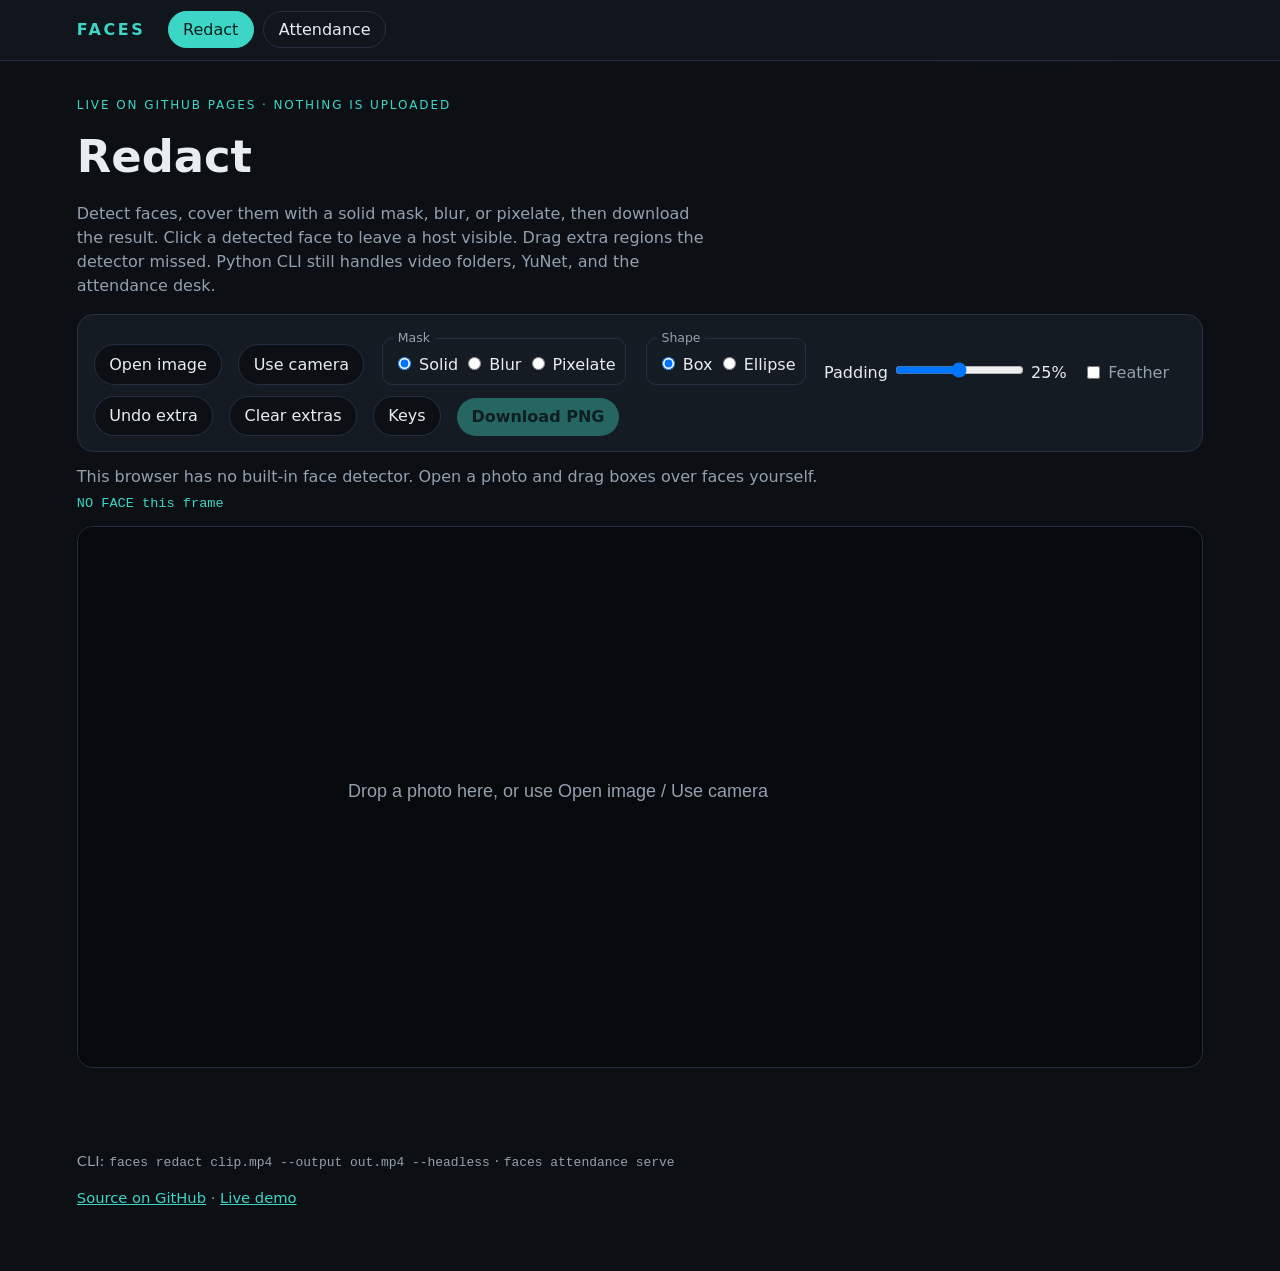
<file: web/index.html>
<!DOCTYPE html>
<html lang="en">
<head>
  <meta charset="utf-8"/>
  <meta name="viewport" content="width=device-width, initial-scale=1"/>
  <title>Faces — redact and take attendance</title>
  <meta name="description" content="Detect and redact faces in this tab, or open the attendance desk. Nothing is uploaded."/>
  <meta name="theme-color" content="#0c1014"/>
  <meta property="og:title" content="Faces"/>
  <meta property="og:description" content="Privacy redaction plus local attendance. Detect, cover, enroll, mark present."/>
  <meta property="og:url" content="https://sebby1770.github.io/face-detection-app/"/>
  <link rel="icon" href="data:image/svg+xml,%3Csvg xmlns='http://www.w3.org/2000/svg' viewBox='0 0 32 32'%3E%3Crect width='32' height='32' rx='8' fill='%230c1014'/%3E%3Crect x='8' y='11' width='16' height='10' rx='5' fill='%233dd6c6'/%3E%3C/svg%3E"/>
  <link rel="stylesheet" href="styles.css"/>
</head>
<body>
  <a class="skip" href="#stage">Skip to redactor</a>
  <nav class="faces-nav" aria-label="Mode">
    <strong>Faces</strong>
    <button type="button" id="nav-redact" class="active">Redact</button>
    <button type="button" id="nav-attendance">Attendance</button>
  </nav>
  <div id="help" class="help" hidden>
    <article>
      <h2>Keys</h2>
      <p><kbd>s</kbd> solid · <kbd>b</kbd> blur · <kbd>p</kbd> pixelate</p>
      <p><kbd>e</kbd> box/ellipse · <kbd>f</kbd> feather · <kbd>z</kbd> undo extra box</p>
      <p>Click a detected face to keep it visible. Drag to cover a missed region.</p>
      <button type="button" id="help-close">Got it</button>
    </article>
  </div>

  <div id="view-redact">
  <header>
    <p class="kicker">Live on GitHub Pages · nothing is uploaded</p>
    <h1>Redact</h1>
    <p class="lede">
      Detect faces, cover them with a solid mask, blur, or pixelate, then download the result.
      Click a detected face to leave a host visible. Drag extra regions the detector missed.
      Python CLI still handles video folders, YuNet, and the attendance desk.
    </p>
  </header>

  <main>
    <section class="toolbar" aria-label="Redaction controls">
      <label class="file">
        Open image
        <input id="file" type="file" accept="image/*"/>
      </label>
      <button type="button" id="camera">Use camera</button>
      <button type="button" id="snap" hidden>Capture frame</button>
      <button type="button" id="stop" hidden>Stop camera</button>
      <fieldset>
        <legend>Mask</legend>
        <label><input type="radio" name="mode" value="solid" checked/> Solid</label>
        <label><input type="radio" name="mode" value="blur"/> Blur</label>
        <label><input type="radio" name="mode" value="pixelate"/> Pixelate</label>
      </fieldset>
      <fieldset>
        <legend>Shape</legend>
        <label><input type="radio" name="shape" value="box" checked/> Box</label>
        <label><input type="radio" name="shape" value="ellipse"/> Ellipse</label>
      </fieldset>
      <label>Padding
        <input id="padding" type="range" min="0" max="50" value="25"/>
        <span id="padding-label">25%</span>
      </label>
      <label class="check"><input id="feather" type="checkbox"/> Feather</label>
      <button type="button" id="undo">Undo extra</button>
      <button type="button" id="clear">Clear extras</button>
      <button type="button" id="help-open">Keys</button>
      <button type="button" id="download" class="primary" disabled>Download PNG</button>
    </section>

    <p class="status" id="status" role="status">Open a photo, drop one onto the stage, or start the camera. Click a face to keep it visible.</p>
    <p class="hud" id="hud" aria-live="polite">NO FACE this frame</p>

    <div id="stage" class="stage">
      <video id="video" autoplay playsinline muted hidden></video>
      <canvas id="canvas" width="960" height="540" aria-label="Redacted preview"></canvas>
    </div>
  </main>

  <footer>
    <p>CLI: <code>faces redact clip.mp4 --output out.mp4 --headless</code> · <code>faces attendance serve</code></p>
    <p>
      <a href="https://github.com/Sebby1770/face-detection-app">Source on GitHub</a>
      ·
      <a href="https://sebby1770.github.io/face-detection-app/">Live demo</a>
    </p>
  </footer>
  </div>

  <div id="view-attendance" hidden>
    <iframe src="./attendance.html" title="Attendance desk"></iframe>
  </div>
  <script src="app.js"></script>
  <script src="shell.js"></script>
</body>
</html>
</file>
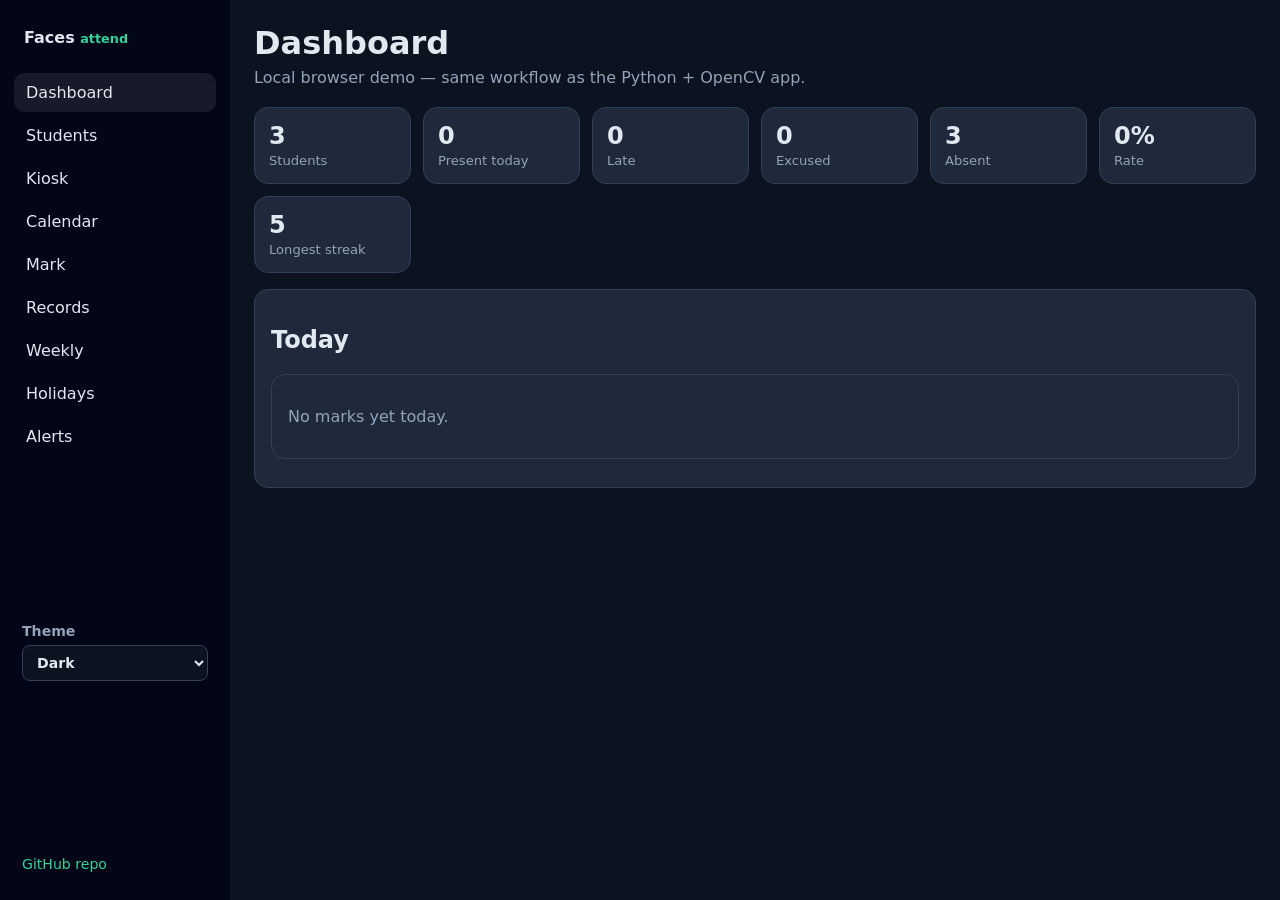
<file: web/attendance.html>
<!doctype html>
<html lang="en">
  <head>
    <meta charset="utf-8">
    <meta name="viewport" content="width=device-width, initial-scale=1">
    <title>Faces — Attendance</title>
    <meta name="description" content="Local attendance dashboard: roster, kiosk, calendar, streaks. Pair with faces attendance serve.">
    <link rel="stylesheet" href="./attendance.css">
  </head>
  <body>
    <aside class="sidebar">
      <div class="brand">Faces <span>attend</span></div>
      <nav>
        <button data-view="dash" class="active">Dashboard</button>
        <button data-view="students">Students</button>
        <button data-view="kiosk">Kiosk</button>
        <button data-view="calendar">Calendar</button>
        <button data-view="mark">Mark</button>
        <button data-view="records">Records</button>
        <button data-view="weekly">Weekly</button>
        <button data-view="holidays">Holidays</button>
        <button data-view="alerts">Alerts</button>
      </nav>
      <label class="theme">Theme
        <select id="theme">
          <option value="dark">Dark</option>
          <option value="light">Light</option>
        </select>
      </label>
      <a class="gh" href="https://github.com/Sebby1770/face-detection-app">GitHub repo</a>
    </aside>
    <main>
      <header class="top">
        <h1 id="title">Dashboard</h1>
        <p id="subtitle">Local browser demo — same workflow as the Python + OpenCV app.</p>
      </header>

      <section id="view-dash" class="view">
        <div class="kpis" id="kpis"></div>
        <div class="card">
          <h2>Today</h2>
          <div id="today-table"></div>
        </div>
      </section>

      <section id="view-students" class="view" hidden>
        <form id="form-student" class="card grid">
          <h2>Add student</h2>
          <label>Roll <input name="roll" required></label>
          <label>Name <input name="name" required></label>
          <label>Section <input name="section" placeholder="A"></label>
          <label>Email <input name="email" type="email"></label>
          <button class="btn" type="submit">Add</button>
        </form>
        <div id="student-cards" class="student-cards"></div>
        <div id="student-table"></div>
      </section>

      <section id="view-kiosk" class="view" hidden>
        <div class="kiosk card">
          <h2>PIN kiosk</h2>
          <p class="hint demo-banner">
            Browser <strong>demo</strong> — PINs live in <code>localStorage</code> only
            (the Python app stores a salted <code>scrypt</code> hash, never the raw PIN).
            Try <strong>R1 / 1234</strong>, <strong>R2 / 2468</strong>, <strong>R3 / 13579</strong>.
          </p>
          <label>Roll number
            <input id="kiosk-roll" inputmode="text" autocomplete="off" placeholder="R1">
          </label>
          <div class="pin-display" id="kiosk-pin-display" aria-live="polite"></div>
          <div class="pin-pad" id="pin-pad">
            <button type="button" data-key="1">1</button>
            <button type="button" data-key="2">2</button>
            <button type="button" data-key="3">3</button>
            <button type="button" data-key="4">4</button>
            <button type="button" data-key="5">5</button>
            <button type="button" data-key="6">6</button>
            <button type="button" data-key="7">7</button>
            <button type="button" data-key="8">8</button>
            <button type="button" data-key="9">9</button>
            <button type="button" data-key="clr">C</button>
            <button type="button" data-key="0">0</button>
            <button type="button" data-key="del">⌫</button>
          </div>
          <label>Note (optional)
            <input id="kiosk-note" autocomplete="off" placeholder="bus late">
          </label>
          <button class="btn mark" id="kiosk-mark" type="button">Mark Present</button>
          <p class="hint" id="kiosk-msg"></p>
        </div>
      </section>

      <section id="view-calendar" class="view" hidden>
        <div class="row">
          <label>From <input id="cal-from" type="date"></label>
          <label>To <input id="cal-to" type="date"></label>
          <button class="btn ghost" id="btn-ics" type="button">Download .ics</button>
        </div>
        <p class="hint">Present green · Late amber · Excused blue · Absent dark · Holiday hatch</p>
        <div id="cal-grid"></div>
      </section>

      <section id="view-mark" class="view" hidden>
        <form id="form-mark" class="card grid">
          <h2>Mark attendance</h2>
          <label>Student
            <select name="roll" id="mark-roll"></select>
          </label>
          <label>Period
            <select name="period">
              <option>Morning</option>
              <option>Afternoon</option>
            </select>
          </label>
          <label>Status
            <select name="status">
              <option value="">Auto (clock)</option>
              <option>Present</option>
              <option>Late</option>
              <option>Excused</option>
            </select>
          </label>
          <label>Date <input name="date" type="date"></label>
          <label>Note <input name="note" placeholder="optional"></label>
          <button class="btn" type="submit">Mark</button>
          <p class="hint" id="mark-msg"></p>
        </form>
        <div class="card">
          <h2>Live camera (optional)</h2>
          <p class="hint">No model in the browser — pick a student, then use the camera as a “I’m here” button.</p>
          <video id="cam" autoplay playsinline muted></video>
          <div class="row">
            <button class="btn ghost" id="btn-cam">Open camera</button>
            <button class="btn" id="btn-cam-mark">Mark selected from camera</button>
          </div>
        </div>
      </section>

      <section id="view-records" class="view" hidden>
        <div class="row">
          <label>Date <input id="rec-date" type="date"></label>
          <button class="btn ghost" id="btn-export">Export JSON</button>
        </div>
        <div id="rec-table"></div>
      </section>

      <section id="view-weekly" class="view" hidden>
        <label>Week start (Monday) <input id="week-start" type="date"></label>
        <div id="week-table"></div>
      </section>

      <section id="view-holidays" class="view" hidden>
        <form id="form-holiday" class="card grid">
          <h2>Add holiday</h2>
          <label>Date <input name="date" type="date" required></label>
          <label>Name <input name="name" value="Holiday"></label>
          <button class="btn" type="submit">Save</button>
        </form>
        <div id="holiday-table"></div>
      </section>

      <section id="view-alerts" class="view" hidden>
        <div class="card">
          <h2>At-risk (&lt; 75%) and consecutive absences</h2>
          <div id="alert-box"></div>
        </div>
      </section>
    </main>
    <script src="./attendance.js"></script>
  </body>
</html>
</file>
<file: web/styles.css>
:root {
  --bg: #0c1014;
  --ink: #e8edf2;
  --muted: #93a0ae;
  --line: #243040;
  --panel: #151b22;
  --accent: #3dd6c6;
  --danger: #e26d5a;
  --sans: "Segoe UI", "Avenir Next", system-ui, sans-serif;
}

* { box-sizing: border-box; }
html, body { margin: 0; min-height: 100%; }
body {
  font-family: var(--sans);
  background: radial-gradient(900px 400px at 80% -10%, rgba(61, 214, 198, 0.12), transparent 50%),
              var(--bg);
  color: var(--ink);
  line-height: 1.5;
}
.faces-nav {
  display: flex;
  align-items: center;
  gap: 0.6rem;
  padding: 0.7rem 6vw;
  border-bottom: 1px solid var(--line);
  background: #10161c;
  position: sticky;
  top: 0;
  z-index: 5;
}
.faces-nav strong {
  letter-spacing: 0.16em;
  text-transform: uppercase;
  color: var(--accent);
  margin-right: 0.8rem;
}
.faces-nav button {
  background: transparent;
  color: var(--ink);
  border: 1px solid var(--line);
  border-radius: 999px;
  padding: 0.35rem 0.9rem;
  cursor: pointer;
}
.faces-nav button.active {
  background: var(--accent);
  color: #08201c;
  border-color: var(--accent);
}
#view-attendance {
  height: calc(100vh - 52px);
}
#view-attendance iframe {
  width: 100%;
  height: 100%;
  border: 0;
  display: block;
  background: #0b1220;
}

.skip {
  position: absolute;
  left: -999px;
}
.skip:focus { left: 12px; top: 12px; background: var(--accent); color: #08201c; padding: 0.4rem 0.6rem; }

header, footer { padding: 2.2rem 6vw 1rem; }
.kicker {
  letter-spacing: 0.16em;
  text-transform: uppercase;
  font-size: 0.75rem;
  color: var(--accent);
  margin: 0 0 0.6rem;
}
h1 { font-size: clamp(1.8rem, 4vw, 2.8rem); margin: 0 0 0.7rem; font-weight: 600; }
.lede { max-width: 62ch; color: var(--muted); margin: 0; }
main { padding: 0 6vw 2rem; }
.toolbar {
  display: flex;
  flex-wrap: wrap;
  gap: 0.7rem 1rem;
  align-items: end;
  background: var(--panel);
  border: 1px solid var(--line);
  border-radius: 16px;
  padding: 0.9rem 1rem;
  margin-bottom: 0.8rem;
}
.toolbar fieldset {
  border: 1px solid var(--line);
  border-radius: 10px;
  padding: 0.3rem 0.6rem 0.45rem;
}
.toolbar legend { color: var(--muted); font-size: 0.78rem; padding: 0 0.3rem; }
button, .file {
  font: inherit;
  border-radius: 999px;
  padding: 0.45rem 0.9rem;
  cursor: pointer;
  border: 1px solid var(--line);
  background: #0c1014;
  color: inherit;
}
.file { display: inline-grid; position: relative; overflow: hidden; }
.file input { position: absolute; inset: 0; opacity: 0; cursor: pointer; }
.primary { background: var(--accent); color: #06241f; border: 0; font-weight: 650; }
.primary:disabled { opacity: 0.4; cursor: not-allowed; }
.check { display: flex; gap: 0.35rem; align-items: center; color: var(--muted); }
.status { color: var(--muted); min-height: 1.4em; margin: 0 0 0.35rem; }
.hud {
  font-family: ui-monospace, SFMono-Regular, Menlo, monospace;
  font-size: 0.85rem;
  color: var(--accent);
  margin: 0 0 0.7rem;
  min-height: 1.2em;
}
.stage {
  background: #070a0d;
  border: 1px solid var(--line);
  border-radius: 16px;
  overflow: auto;
  max-height: 72vh;
  min-height: 240px;
}
.stage.drop-active { outline: 2px dashed var(--accent); outline-offset: 4px; }
canvas { display: block; max-width: 100%; height: auto; cursor: crosshair; touch-action: none; }
footer { color: var(--muted); font-size: 0.92rem; padding-bottom: 3rem; }
footer a { color: var(--accent); }
code { font-size: 0.88em; }
kbd {
  font: inherit;
  font-size: 0.85em;
  border: 1px solid var(--line);
  border-radius: 6px;
  padding: 0.05rem 0.35rem;
  background: #0c1014;
}
.help {
  position: fixed;
  inset: 0;
  background: rgba(6, 10, 14, 0.72);
  display: grid;
  place-items: center;
  z-index: 20;
}
.help[hidden] { display: none; }
.help article {
  background: var(--panel);
  border: 1px solid var(--line);
  border-radius: 16px;
  padding: 1.2rem 1.4rem;
  max-width: 28rem;
}
.help h2 { margin: 0 0 0.6rem; }

@media (max-width: 720px) {
  header, main, footer { padding-left: 1rem; padding-right: 1rem; }
}
</file>
<file: web/attendance.css>
:root {
  --bg: #0b1220;
  --surface: #1e293b;
  --text: #e2e8f0;
  --muted: #94a3b8;
  --border: #334155;
  --sidebar: #020617;
  --primary: #3b82f6;
  --accent: #34d399;
  --danger: #f87171;
  --warn: #fbbf24;
  --heat-empty: #1e293b;
}
:root[data-theme="light"] {
  --bg: #f8fafc;
  --surface: #fff;
  --text: #0f172a;
  --muted: #64748b;
  --border: #e2e8f0;
  --sidebar: #0f172a;
  --primary: #2563eb;
  --accent: #10b981;
  --danger: #ef4444;
  --warn: #f59e0b;
  --heat-empty: #cbd5e1;
}
* { box-sizing: border-box; }
body {
  margin: 0;
  min-height: 100vh;
  display: grid;
  grid-template-columns: 230px 1fr;
  background: var(--bg);
  color: var(--text);
  font-family: "Segoe UI", Inter, system-ui, sans-serif;
}
.sidebar {
  background: var(--sidebar);
  color: #e2e8f0;
  padding: 20px 14px;
  display: flex;
  flex-direction: column;
  gap: 8px;
}
.brand { font-weight: 800; padding: 8px 10px 18px; }
.brand span { color: var(--accent); font-size: 0.8rem; }
.sidebar nav { display: grid; gap: 4px; }
.sidebar button {
  background: transparent; color: inherit; border: 0; text-align: left;
  padding: 10px 12px; border-radius: 10px; font: inherit; cursor: pointer;
}
.sidebar button.active, .sidebar button:hover { background: rgba(255,255,255,0.08); }
.theme, .gh { margin-top: auto; color: #94a3b8; font-size: 0.88rem; padding: 8px; }
.gh { color: var(--accent); text-decoration: none; }
main { padding: 24px; }
.top h1 { margin: 0 0 6px; }
#subtitle { color: var(--muted); margin: 0 0 20px; }
.kpis { display: grid; grid-template-columns: repeat(auto-fit, minmax(140px, 1fr)); gap: 12px; margin-bottom: 16px; }
.kpi { background: var(--surface); border: 1px solid var(--border); border-radius: 14px; padding: 14px; }
.kpi strong { display: block; font-size: 1.5rem; }
.kpi span { color: var(--muted); font-size: 0.82rem; }
.card, table { background: var(--surface); border: 1px solid var(--border); border-radius: 14px; }
.card { padding: 16px; margin: 12px 0; }
.grid { display: grid; gap: 10px; }
@media (min-width: 800px) { #form-student.grid, #form-mark.grid, #form-holiday.grid { grid-template-columns: repeat(2, 1fr); } .grid h2, .grid .btn, .grid .hint { grid-column: 1 / -1; } }
label { display: grid; gap: 6px; font-weight: 600; font-size: 0.9rem; }
input, select { padding: 8px 10px; border-radius: 8px; border: 1px solid var(--border); background: var(--bg); color: var(--text); font: inherit; }
.btn {
  background: var(--primary); color: #fff; border: 0; border-radius: 10px;
  padding: 10px 14px; font-weight: 700; cursor: pointer;
}
.btn.ghost { background: transparent; color: var(--text); border: 1px solid var(--border); }
.btn.danger { background: var(--danger); }
.row { display: flex; gap: 10px; align-items: end; flex-wrap: wrap; margin: 10px 0; }
table { width: 100%; border-collapse: collapse; overflow: hidden; }
th, td { text-align: left; padding: 8px 10px; border-bottom: 1px solid var(--border); }
.hint { color: var(--muted); }
.pill { display: inline-block; padding: 2px 8px; border-radius: 999px; font-size: 0.78rem; font-weight: 700; }
.pill.Present { background: #064e3b; color: #6ee7b7; }
.pill.Late { background: #78350f; color: #fcd34d; }
.pill.Excused { background: #1e3a8a; color: #93c5fd; }
video { width: 100%; max-width: 420px; border-radius: 12px; background: #000; }

.student-cards {
  display: grid;
  grid-template-columns: repeat(auto-fit, minmax(220px, 1fr));
  gap: 12px;
  margin: 12px 0;
}
.student-card {
  background: var(--surface);
  border: 1px solid var(--border);
  border-radius: 14px;
  padding: 14px;
  display: flex;
  gap: 12px;
  align-items: center;
}
.avatar {
  width: 44px;
  height: 44px;
  border-radius: 50%;
  background: var(--primary);
  color: #fff;
  display: grid;
  place-items: center;
  font-weight: 800;
  flex-shrink: 0;
}
.student-card strong { display: block; }
.student-card .meta { color: var(--muted); font-size: 0.82rem; }

.kiosk { max-width: 420px; margin: 0 auto; text-align: center; }
.kiosk label { text-align: left; }
.kiosk input { font-size: 1.4rem; text-align: center; letter-spacing: 0.06em; }
.demo-banner {
  text-align: left;
  background: rgba(59, 130, 246, 0.12);
  border: 1px dashed var(--border);
  border-radius: 10px;
  padding: 10px 12px;
}
.pin-display {
  font-size: 1.8rem;
  letter-spacing: 0.35em;
  padding: 14px;
  margin: 12px 0 4px;
  border: 1px solid var(--border);
  border-radius: 12px;
  min-height: 1.5em;
  font-family: ui-monospace, SFMono-Regular, Menlo, monospace;
}
.pin-pad {
  display: grid;
  grid-template-columns: repeat(3, 1fr);
  gap: 8px;
  margin: 12px 0;
}
.pin-pad button {
  font-size: 1.4rem;
  padding: 16px 0;
  border-radius: 12px;
  border: 1px solid var(--border);
  background: var(--bg);
  color: var(--text);
  cursor: pointer;
  font-weight: 700;
}
.pin-pad button:hover { background: var(--surface); }
.kiosk .btn.mark { width: 100%; font-size: 1.1rem; padding: 14px; }

.heatmap { overflow-x: auto; padding: 8px 0; }
.heat-dates, .heat-row {
  display: flex;
  align-items: center;
  gap: 8px;
  margin: 4px 0;
}
.heat-label {
  width: 180px;
  flex-shrink: 0;
  font-size: 0.85rem;
}
.heat-cells { display: flex; gap: 3px; }
.heat-dates { margin-left: 0; color: var(--muted); font-size: 0.65rem; }
.heat-dates .heat-label { height: 1em; }
.heat-dates span {
  width: 16px;
  text-align: center;
  display: inline-block;
}
.heat {
  width: 16px;
  height: 16px;
  border-radius: 3px;
  background: var(--heat-empty);
  flex-shrink: 0;
}
.heat.Present { background: #10b981; }
.heat.Late { background: #f59e0b; }
.heat.Excused { background: #3b82f6; }
.heat.Holiday {
  background: repeating-linear-gradient(
    45deg,
    #64748b,
    #64748b 3px,
    #1e293b 3px,
    #1e293b 6px
  );
}
.heat.Weekend {
  background: repeating-linear-gradient(
    -45deg,
    #475569,
    #475569 3px,
    #1e293b 3px,
    #1e293b 6px
  );
}

@media (max-width: 720px) {
  body { grid-template-columns: 1fr; }
  .sidebar {
    flex-direction: row;
    flex-wrap: wrap;
    align-items: center;
    gap: 6px;
    padding: 10px;
  }
  .brand { padding: 4px 8px 4px; }
  .sidebar nav {
    display: flex;
    flex-wrap: wrap;
    width: 100%;
    gap: 4px;
  }
  .sidebar button { padding: 8px 10px; font-size: 0.85rem; }
  .theme, .gh { margin-top: 0; }
  .heat-label { width: 110px; }
}
</file>
